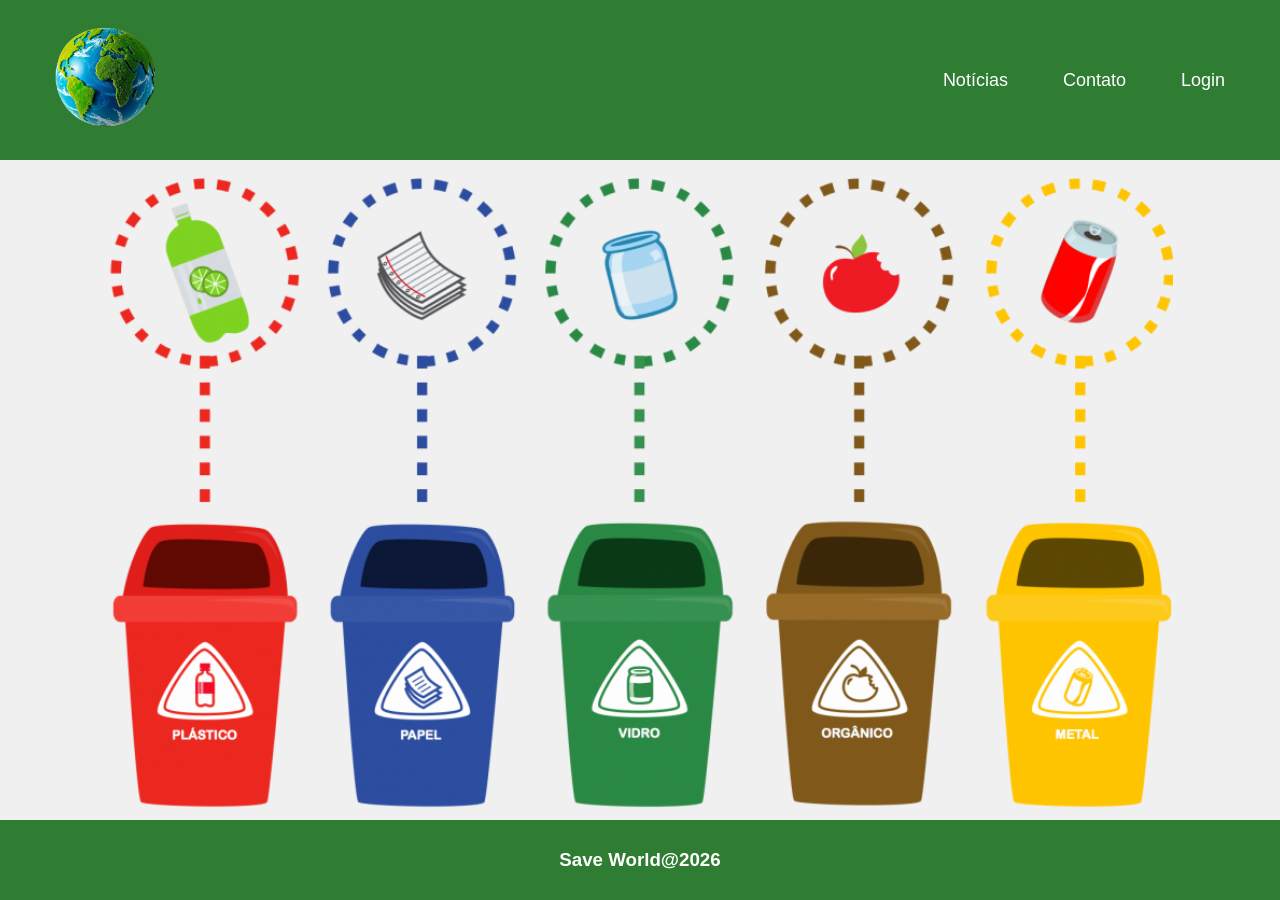
<file: index.html>
<!DOCTYPE html>
<html lang="en">

<head>
    <meta charset="UTF-8">
    <meta name="viewport" content="width=device-width, initial-scale=1.0">
    <title>Save Wordl</title>
    <link rel="shortcut icon" href="images/terra_mundo.png" type="image/x-icon">
    <link rel="stylesheet" href="styles/index.css">
</head>
<body>
    <header>
        <nav>
            <div id="nav-bar">
                <img id="logo" src="images/terra_mundo.png" alt="terra_mundo">
            </div>
            <ul>
                <li><a href="pages/noticia.html">Notícias</a></li>
                <li><a href="https://wa.me/5551982381356" target="_blank">Contato</a></li>
                <li><a href="pages/login.html">Login</a></li>
            </ul>
        </nav>
    </header>
    <main>
</main>
    <footer>
        <h3>Save World@2026</h3>
    </footer>
</body>
</html>
</file>
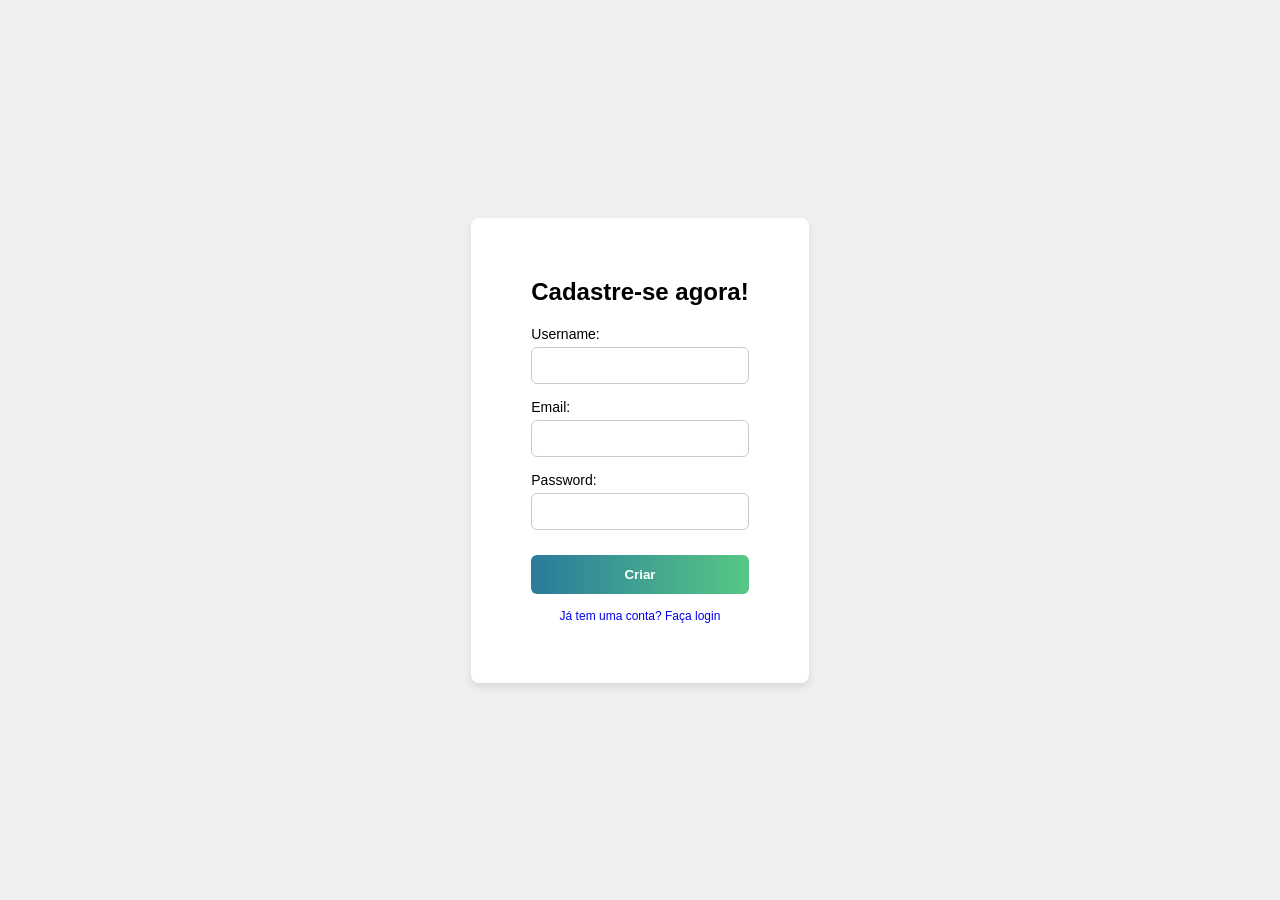
<file: pages/cadastro.html>
<!DOCTYPE html>
<html lang="pt-br">
<head>
    <meta charset="UTF-8">
    <meta name="viewport" content="width=device-width, initial-scale=1.0">
    <title>Cadastro Page</title>
    <link rel="shortcut icon" href="../images/autenticacao.png" type="image/x-icon">
    <link rel="stylesheet" href="../styles/login.css">
</head>
<body>

    <main>
        <section class="container">
            <h1>Cadastre-se agora!</h1>
            <form action="/login" method="POST" id="cadastroForm">
                <label for="username">Username:</label>
                <input type="text" id="username" name="username" required>

                <label for="email">Email:</label>
                <input type="email" id="email" name="email" required>

                <label for="password">Password:</label>
                <input type="password" id="password" name="password" required>

                <button type="submit" class="prosseguir">Criar</button>
                <a href="../pages/login.html" class="cadastrar"> Já tem uma conta? Faça login </a>
            </form>
        </section>
    </main>

    <script src="../script/cadastro.js"></script>
</body>
</html>
</file>
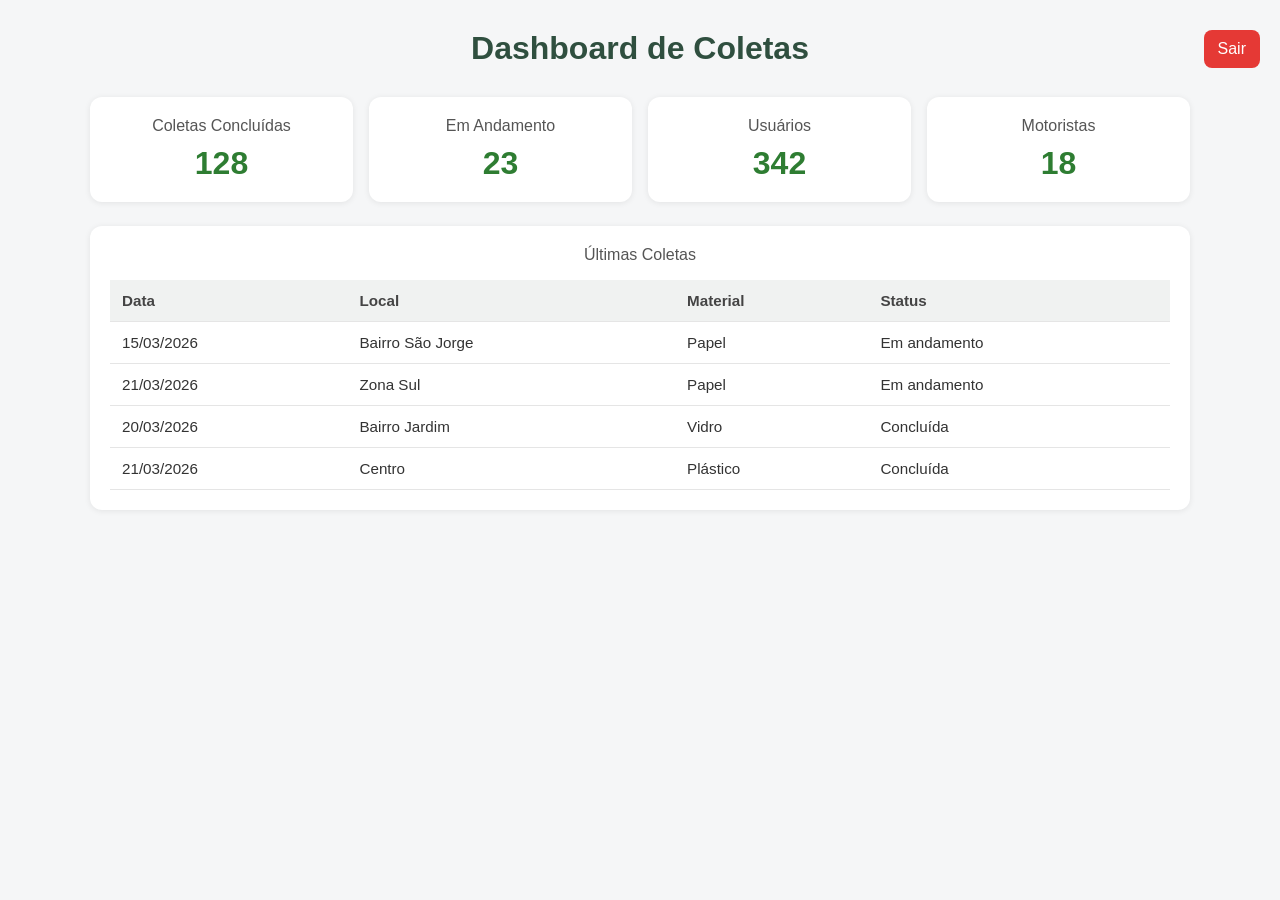
<file: pages/dashboard.html>
<!doctype html>
<html lang="pt-br">

<head>
  <meta charset="UTF-8" />
  <meta name="viewport" content="width=device-width, initial-scale=1.0" />
  <title>Dashboard Coleta Seletiva</title>
  <link rel="shortcut icon" href="/images/lixeira-de-reciclagem.png" type="image/x-icon">
  <link rel="stylesheet" href="../styles/dashboard.css" />
</head>

<body>
  <main class="dashboard">
    <header class="cabecalho-principal">
      <a href="../index.html" class="btn-sair">Sair</a>
      <h1>Dashboard de Coletas</h1>
    </header>

    <section class="resumo">
      <article class="resumo-item">
        <div class="card">
          <h2>Coletas Concluídas</h2>
          <p class="numero" id="concluidas">128</p>
        </div>
      </article>

      <article class="resumo-item">
        <div class="card">
          <h2>Em Andamento</h2>
          <p class="numero" id="emAndamento">23</p>
        </div>
      </article>

      <article class="resumo-item">
        <div class="card">
          <h2>Usuários</h2>
          <p class="numero" id="participantes">342</p>
        </div>
      </article>

      <article class="resumo-item">
        <div class="card">
          <h2>Motoristas</h2>
          <p class="numero" id="motoristas">18</p>
        </div>
      </article>
    </section>

    <section class="layout-principal">
      <article class="lista-coletas">
        <div class="card">
          <header class="card-header">
            <h2>Últimas Coletas</h2>
          </header>

          <div class="card-body">
            <table class="tabela">
              <thead>
                <tr>
                  <th>Data</th>
                  <th>Local</th>
                  <th>Material</th>
                  <th>Status</th>
                </tr>
              </thead>
              <tbody>
                <tr>
                  <td>15/03/2026</td>
                  <td>Bairro São Jorge</td>
                  <td>Papel</td>
                  <td>Em andamento</td>
                </tr>
                <tr>
                  <td>21/03/2026</td>
                  <td>Zona Sul</td>
                  <td>Papel</td>
                  <td>Em andamento</td>
                </tr>
                <tr>
                  <td>20/03/2026</td>
                  <td>Bairro Jardim</td>
                  <td>Vidro</td>
                  <td>Concluída</td>
                </tr>
                <tr>
                  <td>21/03/2026</td>
                  <td>Centro</td>
                  <td>Plástico</td>
                  <td>Concluída</td>
                </tr>
              </tbody>
            </table>
          </div>
        </div>
      </article>
    </section>
  </main>
</body>

</html>
</file>
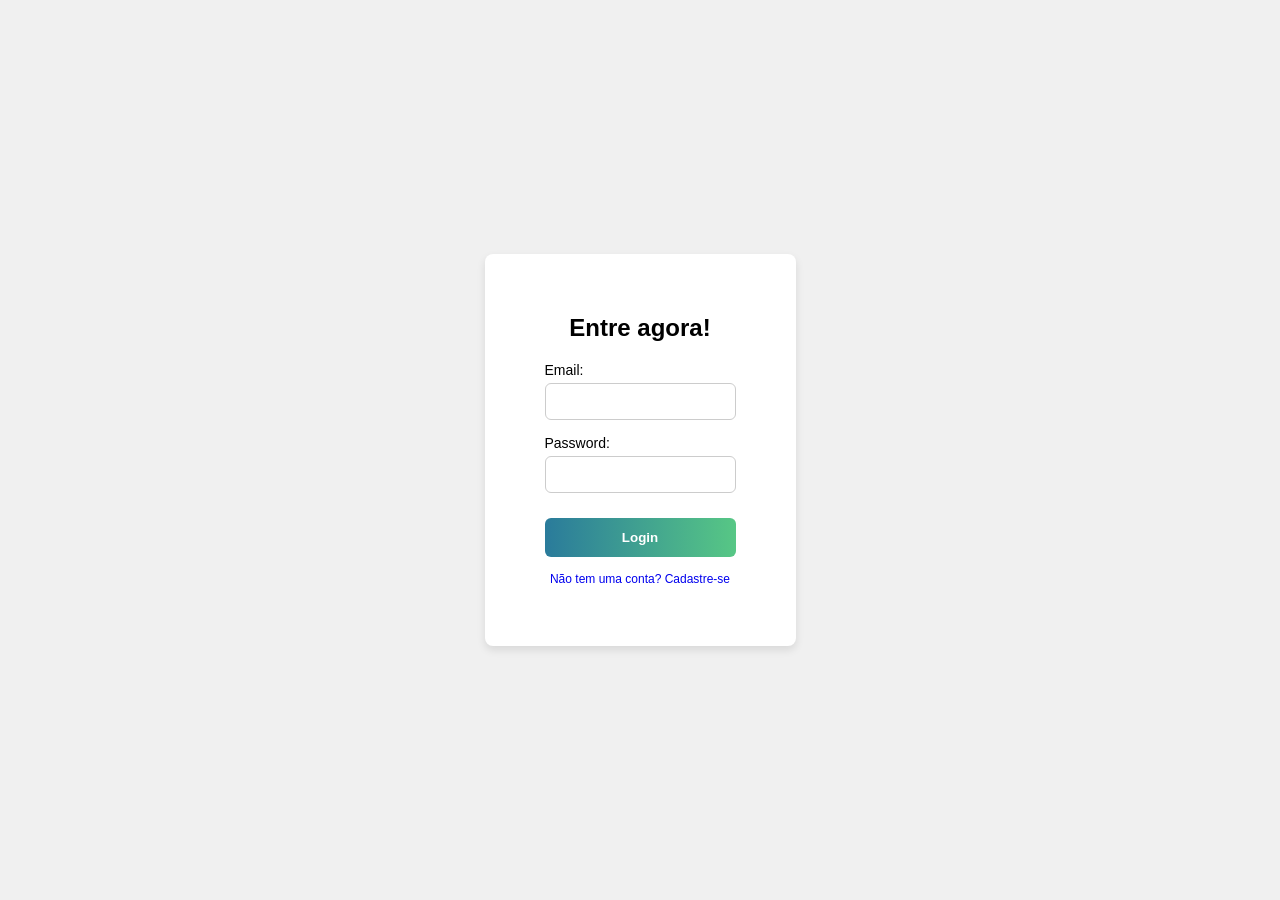
<file: pages/login.html>
<!DOCTYPE html>
<html lang="pt-br">
<head>
    <meta charset="UTF-8">
    <meta name="viewport" content="width=device-width, initial-scale=1.0">
    <title>Login Page</title>
    <link rel="stylesheet" href="../styles/login.css">
    <link rel="shortcut icon" href="../images/autenticacao.png" type="image/x-icon">
</head>
<body>

    <main>
        <section class="container">
            <h1>Entre agora!</h1>
            <form action="/login" method="POST" id="loginForm">
                <label for="emailLogin">Email:</label>
                <input type="email" id="emailLogin" name="email" required>

                <label for="passwordLogin">Password:</label>
                <input type="password" id="passwordLogin" name="password" required>

                <button type="submit" class="prosseguir">Login</button>
                <a href="../pages/cadastro.html" class="cadastrar"> Não tem uma conta? Cadastre-se </a>
            </form>
        </section>
    </main>

    <script src="../script/login.js"></script>
</body>
</html>
</file>
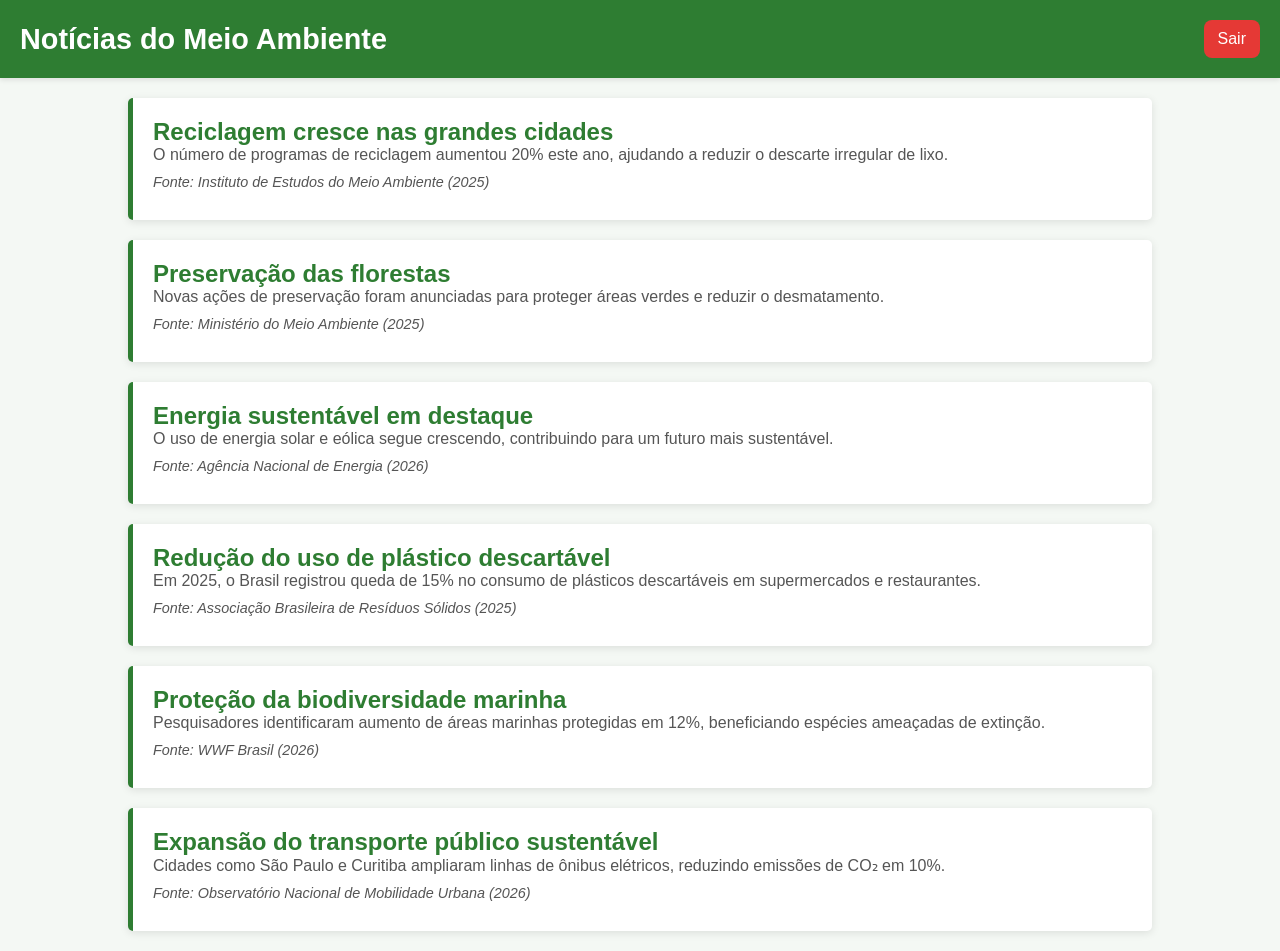
<file: pages/noticia.html>
<!DOCTYPE html>
<html lang="pt-BR">

<head>
    <meta charset="UTF-8">
    <meta name="viewport" content="width=device-width, initial-scale=1.0">
    <title>Notícias do Meio Ambiente</title>
    <link rel="stylesheet" href="../styles/noticia.css">
    <link rel="shortcut icon" href="../images/noticias.png" type="image/x-icon">
</head>

<body>

    <header>
        <h1>Notícias do Meio Ambiente</h1>
        <a href="../index.html" class="btn-sair">Sair</a>
    </header>

    <main class="container">

        <section class="noticia">
            <h2>Reciclagem cresce nas grandes cidades</h2>
            <p>O número de programas de reciclagem aumentou 20% este ano, ajudando a reduzir o descarte irregular de
                lixo.</p>
            <p>Fonte: Instituto de Estudos do Meio Ambiente (2025)</p>
        </section>

        <section class="noticia">
            <h2>Preservação das florestas</h2>
            <p>Novas ações de preservação foram anunciadas para proteger áreas verdes e reduzir o desmatamento.</p>
            <p>Fonte: Ministério do Meio Ambiente (2025)</p>
        </section>

        <section class="noticia">
            <h2>Energia sustentável em destaque</h2>
            <p>O uso de energia solar e eólica segue crescendo, contribuindo para um futuro mais sustentável.</p>
            <p>Fonte: Agência Nacional de Energia (2026)</p>
        </section>

        <section class="noticia">
            <h2>Redução do uso de plástico descartável</h2>
            <p>Em 2025, o Brasil registrou queda de 15% no consumo de plásticos descartáveis em supermercados e
                restaurantes.</p>
            <p>Fonte: Associação Brasileira de Resíduos Sólidos (2025)</p>
        </section>

        <section class="noticia">
            <h2>Proteção da biodiversidade marinha</h2>
            <p>Pesquisadores identificaram aumento de áreas marinhas protegidas em 12%, beneficiando espécies ameaçadas
                de extinção.</p>
            <p>Fonte: WWF Brasil (2026)</p>
        </section>

        <section class="noticia">
            <h2>Expansão do transporte público sustentável</h2>
            <p>Cidades como São Paulo e Curitiba ampliaram linhas de ônibus elétricos, reduzindo emissões de CO₂ em 10%.
            </p>
            <p>Fonte: Observatório Nacional de Mobilidade Urbana (2026)</p>
        </section>

    </main>

</body>

</html>
</file>
<file: styles/index.css>
* {
    margin: 0;
    padding: 0;
    box-sizing: border-box;
    font-family: 'Segoe UI', Tahoma, Geneva, Verdana, sans-serif;
}
body{
    background-color: #f0f0f0;
    height: 100vh;
    display: flex;
    flex-direction: column;
}
header{
    background-color:#2e7d32;
}
nav{
    padding: 20px 40px;
    display: flex;
    justify-content: space-between;
    align-items: center;
}
#nav-bar{
    padding: 8px 15px;
}
#logo{
    width: 100px;
}
ul{
    font-size: 18px;
    display: flex;
    list-style: none;
    gap: 25px;
}
li{
    padding: 8px 15px;
    border-radius: 8px;
    color: white;
    transition: 0.3s;
}
li:hover{
    background-color: #555;
    transform: scale(1.05);
}
a{
    text-decoration: none;
    color: white;
}
a:hover{
    background: linear-gradient(to right, #ff4b4b, #3b82f6);
    background-clip: text;
    color: transparent;
}
main{
    flex: 1;
    display: flex;
    justify-content: center;
    align-items: center;

    background-image: url("../images/recicla-sustentabilidade.png");
    background-size: contain;
    background-position: center bottom;
    background-repeat: no-repeat;
    margin-top: 15px;
    margin-bottom: 10px;
}
h1{
    color: #444;
    font-size: 90px;
    text-align: center;
    transition: 0.4s;
}
h1:hover{
    background: linear-gradient(to right, #ff4b4b, #3b82f6);
    background-clip: text;
    color: transparent;
    transform: scale(1.05);
}
footer{
    background-color:#2e7d32;
    color: white;
    height: 80px;
    display: flex;
    justify-content: center;
    align-items: center;
    font-size: 16px;
}

@media (max-width: 700px) {
  nav {
    flex-direction: column;
    gap: 12px;
  }

  ul {
    flex-wrap: wrap;
    justify-content: center;
  }

  h1 {
    font-size: 40px;
  }
}
</file>
<file: styles/login.css>
* {
    margin: 0;
    padding: 0;
    box-sizing: border-box;
    font-family: 'Segoe UI', Tahoma, Geneva, Verdana, sans-serif;
}
body {
    background-color: #f0f0f0;
    display: flex;
    justify-content: center; 
    align-items: center;    
    min-height: 100vh;      
    padding: 20px;          
}
.container {
    background-color: #fff;
    padding: 60px;
    border-radius: 8px;
    box-shadow: 0 4px 8px rgba(0, 0, 0, 0.1);
    width: 100%;            
    max-width: 350px; 
}
h1 {
    text-align: center;
    margin-bottom: 20px;
}
h1:hover{
    background: linear-gradient(red, blue);
    background-clip: text;
    color: transparent;
}
form {
    display: flex;
    flex-direction: column;
}
label {
    text-align: left;
    margin-bottom: 5px;
    font-size: 14px;
}
input {
    padding: 10px;
    margin-bottom: 15px;
    border-radius: 6px;
    border: 1px solid #ccc;
    width: 100%;
}
.prosseguir {
    width: 100%;
    margin-top: 10px;
    padding: 12px;
    border: none;
    border-radius: 6px;
    background: linear-gradient(90deg, rgba(42, 123, 155, 1) 0%, rgba(87, 199, 133, 1) 100%);
    color: white;
    font-weight: bold;
    cursor: pointer;
    transition: opacity 0.3s;
}
.prosseguir:hover {
    opacity: 0.9;
    background: linear-gradient(red, blue);
}
.cadastrar {
    text-decoration: none;
    font-size: 12px;
    margin-top: 15px;
    text-align: center;
}
.cadastrar:hover{
    text-decoration: underline;
}
@media (max-width: 480px) {
    .container {
        padding: 25px;
    }

    h1 {
        font-size: 22px;
    }
}
</file>
<file: styles/dashboard.css>
* {
    margin: 0;
    padding: 0;
    box-sizing: border-box;
    font-family: 'Segoe UI', Tahoma, Geneva, Verdana, sans-serif;
}

body {
  background-color: #f5f6f7;
  color: #333;
}

.dashboard {
  width: 90%;
  max-width: 1100px;
  margin: 30px auto;
}

.cabecalho-principal h1 {
  text-align: center;
  font-size: 2rem;
  font-weight: 600;
  margin-bottom: 30px;
  color: #2f4f3f;
}

.btn-sair {
  position: absolute;
  right: 20px;
  top: 30px;
  text-decoration: none;
  font-size: 1rem;
  font-weight: 500;
  background-color: #e53935;
  color: #fff;
  padding: 10px 14px;
  border-radius: 8px;
  transition: 0.2s;
}

.btn-sair:hover {
  background-color: #c62828;
  transform: scale(1.05);
}

.resumo {
  display: flex;
  gap: 16px;
  margin-bottom: 24px;

}

.resumo-item {
  flex: 1;
}

.numero {
  font-size: 2rem;
  font-weight: 600;
  margin-top: 10px;
  color: #2e7d32;
  justify-content: center;
  display: flex;
}

.layout-principal {
  display: flex;
  gap: 20px;
}

.lista-coletas {
  flex: 1;
}

.card {
  background: #fff;
  border-radius: 12px;
  box-shadow: 0 1px 6px rgba(0, 0, 0, 0.08);
  padding: 20px;
}

.card h2 {
  font-size: 1rem;
  font-weight: 500;
  margin: 0;
  color: #555;
  justify-content: center;
  display: flex;
}

.card-header {
  background: none;
  color: #2f4f3f;
  padding: 0;
  margin-bottom: 16px;
  border-radius: 0;
}

.card-body {
  padding: 0;
}

.tabela {
  width: 100%;
  border-collapse: collapse;
  font-size: 0.95rem;
}

thead {
  background-color: #f0f2f1;
}

th,
td {
  padding: 12px;
  text-align: left;
  border-bottom: 1px solid #e5e5e5;
}

th {
  font-weight: 600;
  color: #444;
}

tbody tr:hover {
  background-color: #fafafa;
}

@media (max-width: 700px) {
  .resumo {
    flex-direction: column;
  }

  .layout-principal {
    flex-direction: column;
  }

  .tabela {
    display: block;
    overflow-x: auto;
  }

  .btn-sair {
    position: absolute;
    right: 0px;
    top: 0px;
  }

  .btn-sair:hover {
    background-color: #c62828;
    transform: scale(1.05);
  }
}
</file>
<file: styles/noticia.css>
* {
    box-sizing: border-box;
    padding: 0;
    margin: 0;
    font-family: "Poppins", sans-serif;
}

body {
    background-color: #f4f8f4;
    margin: 0;
    padding: 0;
}

header {
    background-color: #2e7d32;
    color: white;
    padding: 20px;
    box-shadow: 0 2px 5px rgba(0,0,0,0.1);
    display: flex;
    justify-content: space-between;
    align-items: center; 
    flex-wrap: wrap; 
}

header h1 {
    font-size: 1.8rem;
}

.btn-sair {
    text-decoration: none;
    font-size: 1rem;
    font-weight: 500;
    background-color: #e53935;
    color: #fff;
    padding: 10px 14px;
    border-radius: 8px;
    transition: 0.2s;
}

.btn-sair:hover {
    background-color: #c62828;
    transform: scale(1.05);
}

.container {
    width: 80%;
    margin: 20px auto;
}

.noticia {
    background-color: white;
    padding: 20px;
    margin-bottom: 20px;
    border-left: 5px solid #2e7d32;
    box-shadow: 0 2px 8px rgba(0,0,0,0.1);
    border-radius: 5px;
    transition: transform 0.2s;
}

.noticia:hover {
    transform: translateY(-3px);
}

.noticia h2 {
    margin-top: 0;
    color: #2e7d32;
    font-size: 1.5em;
}

.noticia p {
    margin-bottom: 10px;
    color: #555;
}

.noticia p:last-child {
    font-style: italic;
    font-size: 0.9em;
    color: #555;
}

@media (max-width: 700px) {
    .container {
        width: 90%;
        margin: 15px auto;
    }

    .noticia h2 {
        font-size: 1.3em;
    }

    .noticia p {
        font-size: 0.95em;
    }
}

@media (max-width: 500px) {
    .btn-sair {
        margin-top: 0;
    }
}
</file>
